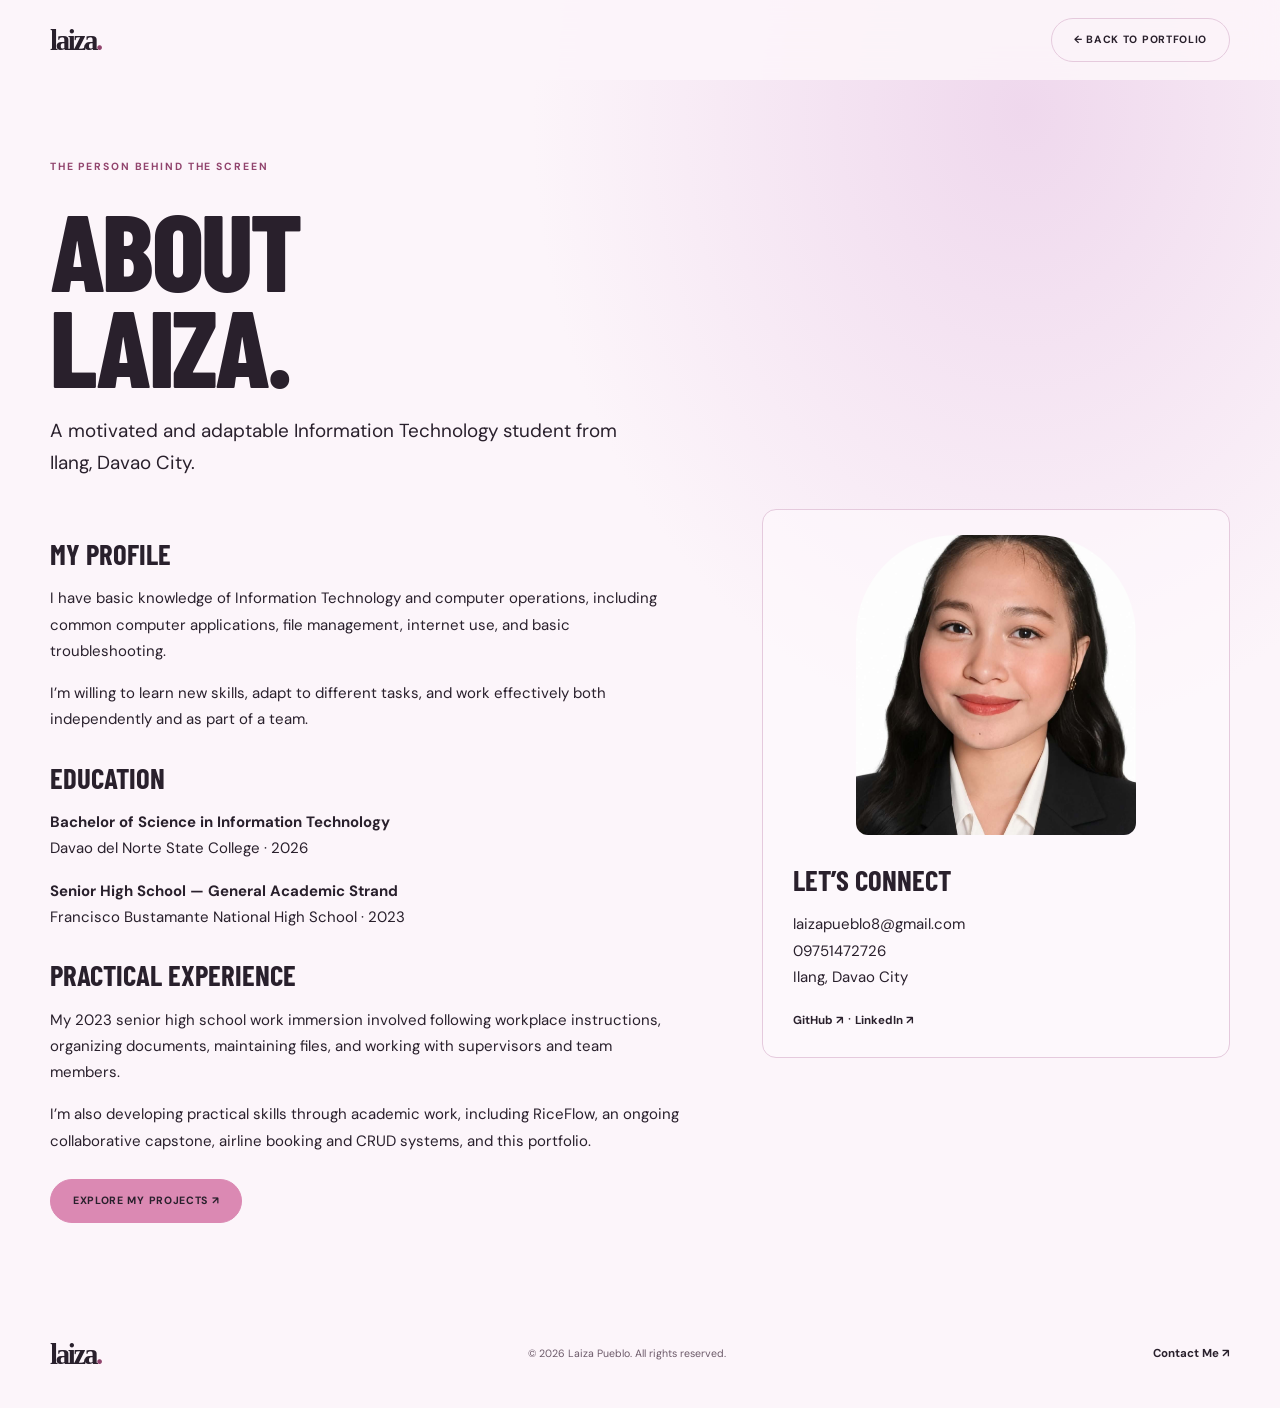
<file: about.html>
<!doctype html>
<html lang="en">
<head>
  <meta charset="UTF-8">
  <meta name="viewport" content="width=device-width, initial-scale=1">
  <meta name="description" content="Learn about Laiza Pueblo’s IT studies, practical experience, and career interests.">
  <meta name="theme-color" content="#db89b3">
  <title>About Laiza | Personal CV &amp; Portfolio</title>
  <link rel="icon" href="images/favicon.svg" type="image/svg+xml">
  <link rel="stylesheet" href="style.css">
  <link rel="canonical" href="https://laizapueblo.vercel.app/about.html">
</head>
<body>
  <a class="skip-link" href="#main">Skip to content</a>
  <header class="site-header"><div class="nav-wrap container"><a class="wordmark" href="index.html" aria-label="Laiza home">laiza<span>.</span></a><a class="button" href="index.html">← Back to Portfolio</a></div></header>
  <main id="main" class="container section about-page">
    <div class="section-heading"><p class="eyebrow">THE PERSON BEHIND THE SCREEN</p><h1>ABOUT<br><span>LAIZA.</span></h1><p class="lead">A motivated and adaptable Information Technology student from Ilang, Davao City.</p></div>
    <div class="about-grid"><div><h2>My profile</h2><p>I have basic knowledge of Information Technology and computer operations, including common computer applications, file management, internet use, and basic troubleshooting.</p><p>I’m willing to learn new skills, adapt to different tasks, and work effectively both independently and as part of a team.</p><h2>Education</h2><p><strong>Bachelor of Science in Information Technology</strong><br>Davao del Norte State College · 2026</p><p><strong>Senior High School — General Academic Strand</strong><br>Francisco Bustamante National High School · 2023</p><h2>Practical experience</h2><p>My 2023 senior high school work immersion involved following workplace instructions, organizing documents, maintaining files, and working with supervisors and team members.</p><p>I’m also developing practical skills through academic work, including RiceFlow, an ongoing collaborative capstone, airline booking and CRUD systems, and this portfolio.</p><a class="button primary" href="index.html#projects">Explore My Projects ↗</a></div><aside class="info-card"><img class="about-page-photo" src="images/profile.jpg" alt="Laiza Pueblo wearing a black blazer and white shirt" width="1087" height="1446"><h2>Let’s connect</h2><p><a href="mailto:laizapueblo8@gmail.com">laizapueblo8@gmail.com</a><br><a href="tel:+639751472726">09751472726</a><br>Ilang, Davao City</p><p><a class="text-link" href="https://github.com/pueblolaiza" target="_blank" rel="noopener noreferrer">GitHub ↗</a> · <a class="text-link" href="https://www.linkedin.com/in/laiza-pueblo-b051a9447/" target="_blank" rel="noopener noreferrer">LinkedIn ↗</a></p></aside></div>
  </main>
  <footer class="container footer"><a class="wordmark" href="index.html">laiza<span>.</span></a><p>© 2026 Laiza Pueblo. All rights reserved.</p><a class="text-link" href="index.html#contact">Contact Me ↗</a></footer>
</body>
</html>
</file>
<file: style.css>
@import url('https://fonts.googleapis.com/css2?family=Barlow+Condensed:wght@600;700;800&family=DM+Sans:wght@400;500;600;700&display=swap');

/* Rose editorial palette; darker accents keep small text readable. */
:root {
  --bg: #fcf5fa;
  --surface: #f5e6f0;
  --white: #fffafd;
  --ink: #29202c;
  --muted: #6c5a69;
  --brand: #db89b3;
  --accent: #91446d;
  --accent-soft: #efd1e3;
  --line: #e5cadd;
  --radius: 14px;
  --header-height: 80px;
  --shadow: 0 18px 45px #71365713;
}
* { box-sizing: border-box; }
html { scroll-behavior: smooth; scroll-padding-top: 104px; }
body { margin: 0; color: var(--ink); background: radial-gradient(ellipse at 80% 8%, #efd8ed 0, transparent 34%), var(--bg); font: 15px/1.75 'DM Sans', sans-serif; }
a { color: inherit; text-decoration: none; }
button { font: inherit; }
img { max-width: 100%; display: block; }
h1, h2, h3, p, figure { margin: 0; }
h1, h2, h3 { line-height: 1.15; }
p + p { margin-top: 16px; }
a:focus-visible, button:focus-visible { outline: 3px solid var(--accent); outline-offset: 5px; }
.container { width: min(1180px, calc(100% - 64px)); margin-inline: auto; }
.muted { color: var(--muted); }
.eyebrow { font-size: .65rem; letter-spacing: .18em; font-weight: 700; color: var(--accent); }
.section { padding-block: 78px; }
.tint { background: #f5e6f080; }
.section-heading { margin-bottom: 30px; }
.section-heading h2 { font: 700 clamp(2rem, 3.4vw, 3rem)/1.08 'Barlow Condensed', sans-serif; text-transform: uppercase; letter-spacing: -.015em; margin: 10px 0 15px; }
.section-heading > p:last-child { max-width: 600px; }
.skip-link { position: fixed; z-index: 100; background: white; padding: 12px; top: 8px; left: 8px; transform: translateY(-160%); }
.skip-link:focus { transform: none; }
.site-header { position: sticky; top: 0; z-index: 50; background: #fcf5faeb; backdrop-filter: blur(18px); transition: box-shadow .2s; }
.site-header.scrolled { box-shadow: 0 4px 25px #71365710; }
.nav-wrap { min-height: var(--header-height); display: flex; align-items: center; justify-content: space-between; gap: 25px; }
.wordmark { font-family: Georgia, serif; font-size: 1.8rem; font-weight: 700; letter-spacing: -.08em; }
.wordmark span { color: var(--accent); }
nav { display: flex; align-items: center; gap: 22px; }
nav a { font-size: .61rem; text-transform: uppercase; font-weight: 700; letter-spacing: .04em; padding: 12px 0; position: relative; }
nav a::after { content: ''; position: absolute; left: 0; bottom: 5px; height: 2px; width: 100%; background: var(--brand); transform: scaleX(0); transform-origin: left; transition: transform .2s; }
nav a:hover::after, nav a[aria-current]::after { transform: scaleX(1); }
nav a[aria-current] { color: var(--accent); }
nav a:last-child { border-radius: 30px; background: var(--ink); color: white; padding: 10px 20px; }
nav a:last-child::after { display: none; }
.menu-toggle { display: none; border: 1px solid var(--line); background: var(--white); color: var(--ink); border-radius: 8px; padding: 7px 12px; }
.menu-toggle[hidden] { display: none; }

/* Oversized headline and an original portrait, inspired by the supplied reference. */
.hero { display: grid; grid-template-columns: 1.15fr 1fr; position: relative; min-height: 640px; gap: 25px; padding-top: 48px; padding-bottom: 65px; align-items: center; }
.hero-copy { position: relative; z-index: 2; animation: enter .7s both; }
.hero .eyebrow { font-size: .65rem; letter-spacing: .23em; }
.small-line { display: none; }
h1 { font: 800 clamp(5.2rem, 8.5vw, 8.5rem)/.88 'Barlow Condensed', Impact, sans-serif; letter-spacing: -.025em; margin: 25px 0 22px; }
h1 > span:first-child { color: var(--accent); }
h1 .hero-period { color: var(--brand); }
.hero-role { font-weight: 700; font-size: .8rem; text-transform: uppercase; letter-spacing: .12em; }
.hero-intro { font-size: 1.05rem; font-weight: 500; margin-top: 18px; }
.hero-description { font-size: .86rem; max-width: 415px; margin-top: 11px; }
.actions { display: flex; flex-wrap: wrap; align-items: center; gap: 20px; margin-top: 25px; }
.button { display: inline-flex; justify-content: center; align-items: center; gap: 22px; border: 1px solid var(--line); border-radius: 30px; padding: 12px 22px; font-size: .66rem; text-transform: uppercase; letter-spacing: .065em; font-weight: 700; transition: transform .2s, background .2s, box-shadow .2s; }
.button:hover { transform: translateY(-3px); background: var(--accent-soft); box-shadow: var(--shadow); }
.button.primary { background: var(--brand); color: var(--ink); border-color: var(--brand); }
.button.primary:hover { background: #d17da8; }
.text-link { font-size: .72rem; font-weight: 700; padding-block: 5px; border-bottom: 1px solid transparent; }
.text-link:hover { border-color: currentColor; }
.hero-footnote { font-size: .48rem; letter-spacing: .1em; color: var(--muted); margin-top: 24px; }
.hero-footnote span { margin-inline: 6px; }
.portrait-composition { position: relative; align-self: stretch; display: flex; align-items: flex-end; justify-content: center; padding-top: 15px; isolation: isolate; animation: enter .9s .1s both; }
.portrait-outline { position: absolute; width: 94%; aspect-ratio: 1; background: linear-gradient(140deg, #dfb4d2, #edcfe7); border-radius: 50%; z-index: -1; top: 40px; right: -8px; overflow: hidden; }
.portrait-outline::after { content: ''; position: absolute; width: 107%; height: 62%; border: 1px solid #ffffffa0; border-radius: 50%; transform: rotate(-28deg); top: 36%; left: -8%; }
.portrait { width: 100%; max-width: 430px; position: relative; }
.portrait img { width: 100%; height: 510px; object-fit: cover; object-position: center 24%; border-radius: 48% 48% 12px 12px; border: 7px solid #ffffff80; box-shadow: 0 20px 45px #62334e12; }
.portrait figcaption { position: absolute; bottom: 22px; left: 22px; background: #fffbfded; padding: 9px 17px; border-radius: 6px; display: flex; flex-direction: column; box-shadow: var(--shadow); }
.portrait figcaption span:first-child { font-weight: 700; font-size: .8rem; }
.portrait figcaption span:last-child { font-size: .6rem; color: var(--muted); }
.portrait-note { position: absolute; right: -12px; bottom: 10px; max-width: 135px; font-family: Georgia, serif; font-style: italic; font-size: .85rem; line-height: 1.3; padding: 15px; background: var(--accent-soft); border-radius: 50% 50% 8px 8px; text-align: center; transform: rotate(-6deg); }
.portrait-note span { display: block; font-size: 1.3rem; margin-top: 4px; }
.spark { position: absolute; color: #fff; text-shadow: 0 0 2px #db89b3; z-index: 2; }
.spark-one { top: 18%; left: -4%; font-size: 2.5rem; }
.spark-two { top: 50%; right: -2%; font-size: 3rem; }
.scroll-cue { position: absolute; bottom: 18px; left: 0; font-size: .55rem; letter-spacing: .13em; color: var(--muted); display: flex; gap: 20px; align-items: center; }
.scroll-cue span { font-size: 1.4rem; }

/* Honest learning highlights in place of unverified client or employment statistics. */
.overview-strip { display: grid; grid-template-columns: repeat(4, minmax(0, 1fr)); background: #fffafdc9; border: 1px solid #fff; box-shadow: var(--shadow); border-radius: var(--radius); padding: 27px 0; margin-top: 20px; }
.overview-strip > div { text-align: center; padding: 0 12px; border-right: 1px solid var(--line); display: flex; align-items: center; flex-direction: column; }
.overview-strip > div:last-child { border: 0; }
.overview-strip > div > span { color: var(--accent); background: var(--accent-soft); width: 30px; height: 30px; line-height: 30px; border-radius: 50%; margin-bottom: 12px; font-size: .85rem; }
.overview-strip strong { font: 600 1.45rem/1.1 'Barlow Condensed', sans-serif; }
.overview-strip small { color: var(--muted); font-size: .47rem; letter-spacing: .06em; margin-top: 7px; }
.focus-section { padding-block: 48px 65px; }
.focus-section .section-heading { margin-bottom: 20px; }
.focus-section h2 { font-size: 1.6rem; }
.focus-grid { display: grid; grid-template-columns: repeat(4, minmax(0, 1fr)); gap: 17px; }
.focus-card { min-height: 320px; padding: 23px; border: 1px solid #e4c8db; background: linear-gradient(145deg, #f1dfea, #e7c7dd); border-radius: 12px; position: relative; overflow: hidden; transition: transform .25s, box-shadow .25s; }
.focus-card:nth-child(2) { background: linear-gradient(145deg, #f8eaf2, #e9c7dc); }
.focus-card:nth-child(3) { background: linear-gradient(145deg, #efd9e9, #dfb3ce); }
.focus-card:nth-child(4) { background: linear-gradient(145deg, #f5e5f0, #e3c8de); }
.focus-card:hover { transform: translateY(-6px); box-shadow: var(--shadow); }
.focus-card h3 { font: 700 1.38rem/1.05 'Barlow Condensed', sans-serif; }
.focus-card p { font-size: .69rem; line-height: 1.55; max-width: 160px; margin-top: 12px; }
.round-arrow { position: absolute; bottom: 20px; left: 20px; height: 33px; width: 33px; border-radius: 50%; display: grid; place-items: center; background: #fffbfd; color: var(--accent); box-shadow: 0 3px 10px #71365715; }
.focus-art { position: absolute; right: -6px; bottom: -7px; width: 66%; height: 155px; border-radius: 8px; box-shadow: -12px 12px 25px #6a35552c; transform: rotate(-9deg); transition: transform .3s; }
.focus-card:hover .focus-art { transform: rotate(-4deg) translateY(-5px); }
.code-art { background: #fff9fc; padding: 19px; display: flex; flex-direction: column; gap: 10px; font: .7rem/1.3 monospace; color: var(--accent); }
.code-art i { height: 5px; background: #ead5e3; width: 80%; }
.code-art i:nth-child(3) { width: 50%; background: var(--brand); }
.design-art { background: #d599bd; padding: 18px; transform: rotate(9deg); }
.design-art b { font: italic 1.7rem Georgia, serif; color: #44243a; }
.design-art > span { display: block; font-size: .48rem; letter-spacing: .15em; margin-top: 13px; }
.design-art i { position: absolute; right: 14px; bottom: 8px; font-size: 2.6rem; color: #fff6fb; }
.web-art { background: #fff7fc; border: 7px solid #39253b; height: 135px; width: 76%; bottom: 7px; transform: rotate(-6deg); padding: 10px; }
.web-art small { display: block; font-size: 5px; color: var(--accent); }
.web-art b { font: 700 1.5rem/.95 'Barlow Condensed', sans-serif; display: block; margin-top: 10px; color: var(--accent); }
.steps-art { background: #fffbfd; padding: 22px 14px; transform: rotate(8deg); display: flex; flex-direction: column; gap: 16px; }
.steps-art span { border-bottom: 1px solid var(--line); font-size: .53rem; font-weight: 700; padding-bottom: 7px; }

.about-grid { display: grid; grid-template-columns: 1.35fr 1fr; gap: 80px; }
.lead { font-size: 1.18rem; line-height: 1.7; }
.about-grid h3 { margin: 26px 0 15px; }
.info-card { background: #fffafd9c; border: 1px solid var(--line); padding: 25px 30px; border-radius: var(--radius); }
dl { margin: 16px 0 0; }
dl div { display: grid; grid-template-columns: 110px 1fr; gap: 12px; padding: 12px 0; border-bottom: 1px solid var(--line); }
dl div:last-child { border: 0; }
dt { font-size: .72rem; color: var(--muted); }
dd { margin: 0; font-size: .77rem; overflow-wrap: anywhere; }
.chips { display: flex; flex-wrap: wrap; gap: 7px; }
.chips span { background: #fffafd9c; border: 1px solid var(--line); border-radius: 5px; padding: 6px 10px; font-size: .68rem; line-height: 1.5; }
.objective { display: flex; align-items: flex-start; gap: 25px; border-top: 1px solid var(--line); margin-top: 40px; padding-top: 30px; }
.section-symbol { color: var(--accent); font-size: 2.5rem; line-height: 1; }
.objective p:last-child { font-size: .9rem; max-width: 930px; }
.timeline { border-left: 1px solid var(--line); margin-left: 7px; padding-left: 30px; }
.timeline-item { position: relative; padding: 0 0 32px 10px; }
.timeline-item:last-child { padding-bottom: 0; }
.timeline-dot { position: absolute; width: 12px; height: 12px; border: 3px solid var(--bg); background: var(--accent); border-radius: 50%; box-shadow: 0 0 0 1px var(--accent); left: -36px; top: 4px; }
.timeline-item h3 { margin: 10px 0; }
.timeline-item p { font-size: .86rem; }
.timeline-item .eyebrow { font-size: .62rem; }
.separator { margin-inline: 10px; color: var(--accent); }
.skills-grid, .achievement-grid { display: grid; grid-template-columns: repeat(3, minmax(0, 1fr)); gap: 20px; }
.skill-card, .achievement-card { background: #fffafda1; border: 1px solid var(--line); border-radius: var(--radius); padding: 27px; transition: transform .25s, box-shadow .25s; }
.skill-card:hover, .achievement-card:hover { transform: translateY(-5px); box-shadow: var(--shadow); }
.card-icon { display: grid; place-items: center; width: 44px; height: 44px; background: var(--accent-soft); color: var(--accent); border-radius: 10px; font-size: 1.4rem; margin-bottom: 20px; }
h3 { font-size: 1.1rem; }
.skill-card p { margin: 13px 0 20px; font-size: .82rem; }
.skill-card .skill-note { font-size: .65rem; color: var(--muted); margin: 20px 0 0; }
.heading-row { display: flex; align-items: flex-end; justify-content: space-between; gap: 25px; }
.heading-row > p { font-size: .8rem; margin-bottom: 15px; }
.projects-grid { display: grid; grid-template-columns: 1fr 1fr; gap: 25px; }
.project-card { border: 1px solid var(--line); border-radius: var(--radius); overflow: hidden; background: #fffafd; display: flex; flex-direction: column; transition: transform .25s, box-shadow .25s; }
.project-card:hover { transform: translateY(-5px); box-shadow: var(--shadow); }
.project-preview { background: #eac9df; height: 290px; padding: 35px 50px 0; position: relative; overflow: hidden; }
.mini-browser { border: 1px solid #cf9ebc; border-radius: 8px 8px 0 0; background: var(--bg); transform: rotate(-5deg); box-shadow: 0 10px 30px #71365722; transition: transform .3s; }
.project-card:hover .mini-browser { transform: rotate(-2deg) scale(1.03); }
.browser-dots { font-size: 7px; color: var(--accent); border-bottom: 1px solid var(--line); padding: 8px 12px; letter-spacing: 3px; }
.mini-content { display: flex; padding: 25px; align-items: center; justify-content: space-between; gap: 20px; }
.mini-content small { font-size: 6px; letter-spacing: .14em; }
.mini-content strong { display: block; font: 700 36px/.95 'Barlow Condensed', sans-serif; color: var(--accent); margin-top: 10px; text-transform: uppercase; }
.mini-content img { width: 110px; height: 150px; object-fit: cover; border-radius: 60px 60px 5px 5px; }
.mini-line { display: block; width: 65px; height: 3px; background: var(--line); margin-top: 15px; }
.mini-button { display: block; width: 40px; height: 12px; background: var(--brand); border-radius: 10px; margin-top: 10px; }
.preview-label { position: absolute; right: 20px; bottom: 13px; font-size: .5rem; letter-spacing: .17em; color: var(--accent); }
.project-body { padding: 28px; display: flex; flex-direction: column; flex: 1; }
.project-body h3 { margin: 10px 0 13px; font-size: 1.35rem; }
.project-body > .muted { font-size: .84rem; margin-bottom: 20px; }
.project-body .chips { margin-top: auto; }
.project-actions { display: flex; justify-content: space-between; gap: 15px; border-top: 1px solid var(--line); margin-top: 24px; padding-top: 15px; }
.pending { font-size: .65rem; color: var(--muted); margin-top: 13px; }
.empty-preview { display: flex; align-items: center; justify-content: center; flex-direction: column; padding: 25px; background: repeating-linear-gradient(135deg, #f4e4ef, #f4e4ef 12px, #f0ddeb 12px, #f0ddeb 13px); }
.empty-preview > span { color: var(--accent); font-size: 2.8rem; }
.empty-preview p { font-size: .8rem; color: var(--muted); }
.pending-links { font-size: .72rem; color: var(--muted); border-top: 1px solid var(--line); padding-top: 15px; margin-top: 24px; }
.pending-links p + p { margin-top: 5px; }
.github-banner { display: flex; align-items: center; justify-content: space-between; gap: 25px; padding: 28px; border: 1px solid var(--line); border-radius: var(--radius); margin-top: 25px; background: #fffafd80; }
.github-heading { display: flex; align-items: center; gap: 20px; }
.github-icon { width: 32px; height: 32px; flex-shrink: 0; color: var(--accent); }
.github-heading p { color: var(--muted); font-size: .8rem; margin-top: 4px; }
.github-banner .button { flex-shrink: 0; }
.achievement-card .eyebrow { font-size: .57rem; }
.achievement-card h3 { margin: 12px 0; font-size: 1rem; overflow-wrap: anywhere; }
.achievement-card p:last-child { font-size: .78rem; }
.experience-grid { display: grid; grid-template-columns: 1fr 1.2fr; gap: 80px; }
.experience-grid .section-heading { margin-bottom: 0; }
.experience-list article { display: flex; gap: 22px; padding: 23px 0; border-bottom: 1px solid var(--line); }
.experience-list article:first-child { padding-top: 0; }
.experience-list article > span { color: var(--accent); background: var(--accent-soft); border-radius: 50%; font-size: .65rem; width: 32px; height: 32px; display: grid; place-items: center; flex-shrink: 0; }
.experience-list p { font-size: .84rem; margin-top: 10px; }
.contact-section { width: min(1240px, calc(100% - 40px)); margin-inline: auto; border: 1px solid #e4b7d3; background: radial-gradient(ellipse at 90% 25%, #f7e5f1, transparent 55%), linear-gradient(120deg, #dfb1ce, #edcedf); border-radius: 20px; padding: 65px 0; position: relative; }
.contact-inner { text-align: center; }
.contact-inner h2 { font: 700 clamp(2.7rem, 5vw, 4.7rem)/1 'Barlow Condensed', sans-serif; margin: 20px 0; }
.contact-inner h2 span { color: var(--accent); }
.contact-inner > p:not(.eyebrow) { font-size: .9rem; color: #584251; }
.contact-links { display: grid; grid-template-columns: repeat(2, minmax(0, 1fr)); gap: 14px; margin-top: 35px; }
.contact-item { display: flex; text-align: left; align-items: center; gap: 15px; padding: 20px; border-radius: 10px; border: 1px solid #d8a9c6; background: #fffafd99; overflow-wrap: anywhere; }
.contact-item > span { font-size: 1.4rem; color: var(--accent); }
.contact-item div { display: flex; flex-direction: column; font-size: .75rem; }
.contact-label { color: var(--accent); font-size: .55rem; letter-spacing: .15em; font-weight: 700; margin-bottom: 4px; }
a.contact-item { transition: transform .2s, background .2s; }
a.contact-item:hover { transform: translateY(-3px); background: var(--white); }
.contact-item .linkedin-icon { font-size: 1rem; font-weight: 700; }
.footer { padding-block: 28px; display: flex; justify-content: space-between; align-items: center; gap: 20px; }
.footer p, .footer > div { font-size: .66rem; color: var(--muted); }
.footer > div { display: flex; gap: 20px; }
.footer a:hover { color: var(--accent); }
.js-motion .reveal { opacity: 0; transform: translateY(20px); transition: opacity .6s, transform .6s; }
.js-motion .reveal.visible { opacity: 1; transform: none; }
@keyframes enter { from { opacity: 0; transform: translateY(18px); } to { opacity: 1; transform: none; } }

@media (max-width: 1100px) {
  nav { gap: 14px; }
  .hero { min-height: 610px; }
  h1 { font-size: 7rem; }
  .portrait img { height: 470px; }
  .focus-card { padding: 20px; }
  .focus-card h3 { font-size: 1.25rem; }
  .about-grid, .experience-grid { gap: 40px; }
  .project-preview { padding-inline: 30px; }
  .contact-item { padding: 16px; gap: 10px; }
}
@media (max-width: 900px) {
  :root { --header-height: 72px; }
  .nav-wrap { flex-wrap: wrap; gap: 0; padding-block: 14px; }
  .menu-toggle:not([hidden]) { display: inline-flex; gap: 8px; align-items: center; }
  nav { width: 100%; display: grid; grid-template-columns: repeat(4, 1fr); gap: 8px 20px; padding-top: 15px; }
  .js-nav nav { display: none; }
  .js-nav nav.is-open { display: grid; }
  nav a { font-size: .7rem; }
  nav a:last-child { text-align: center; padding: 10px; }
  .hero { min-height: 600px; gap: 15px; padding-top: 35px; }
  h1 { font-size: 6rem; }
  .hero .eyebrow { font-size: .56rem; }
  .hero-description { font-size: .8rem; }
  .hero-role { font-size: .7rem; }
  .portrait img { height: 425px; }
  .portrait-composition { align-self: center; }
  .portrait-outline { top: 10px; }
  .portrait-note { right: -8px; bottom: -18px; font-size: .7rem; max-width: 115px; }
  .actions { gap: 12px; }
  .button { padding: 11px 17px; }
  .hero-footnote { max-width: 300px; }
  .overview-strip strong { font-size: 1.2rem; }
  .overview-strip small { font-size: .41rem; }
  .focus-grid { grid-template-columns: repeat(2, minmax(0, 1fr)); }
  .focus-card { min-height: 300px; }
  .focus-art { max-width: 190px; }
  .skills-grid { grid-template-columns: 1fr 1fr; }
  .skill-card:last-child { grid-column: auto; }
  .achievement-grid { gap: 14px; }
  .achievement-card { padding: 20px; }
  .mini-content { padding: 20px; gap: 12px; }
  .mini-content img { width: 85px; height: 135px; }
  .project-preview { height: 260px; }
  .github-heading p { max-width: 240px; }
  .contact-links { grid-template-columns: 1fr; max-width: 500px; margin-inline: auto; }
  .section { padding-block: 65px; }
}
@media (max-width: 650px) {
  .container { width: calc(100% - 36px); }
  .hero { grid-template-columns: 1fr; padding-top: 35px; padding-bottom: 60px; gap: 30px; }
  h1 { font-size: clamp(5.1rem, 19vw, 7.5rem); }
  .hero-copy { max-width: 480px; }
  .hero .eyebrow { font-size: .58rem; }
  .hero-role { font-size: .74rem; }
  .hero-intro { font-size: 1rem; }
  .hero-description { font-size: .85rem; }
  .hero-footnote { max-width: none; font-size: .46rem; }
  .portrait-composition { width: min(340px, 92%); margin-inline: auto; }
  .portrait img { height: 390px; }
  .portrait-outline { width: 105%; right: -5%; }
  .spark-one { left: -3%; }
  .spark-two { right: -2%; }
  .portrait-note { bottom: -10px; right: -8px; }
  .scroll-cue { bottom: 9px; }
  .overview-strip { grid-template-columns: 1fr 1fr; padding: 10px 0; gap: 0; margin-top: 15px; }
  .overview-strip > div { padding: 20px 10px; }
  .overview-strip > div:nth-child(2) { border-right: 0; }
  .overview-strip > div:nth-child(-n+2) { border-bottom: 1px solid var(--line); }
  .overview-strip strong { font-size: 1.3rem; }
  .overview-strip small { font-size: .43rem; }
  .focus-section { padding-block: 35px 50px; }
  .focus-grid { gap: 12px; }
  .focus-card { min-height: 290px; padding: 17px; }
  .focus-card h3 { font-size: 1.25rem; }
  .focus-card p { font-size: .63rem; }
  .focus-art { height: 125px; width: 73%; }
  .code-art { padding: 15px; gap: 8px; font-size: .58rem; }
  .design-art { padding: 15px; }
  .design-art b { font-size: 1.5rem; }
  .design-art > span { font-size: .4rem; }
  .web-art { width: 80%; height: 120px; }
  .web-art b { font-size: 1.3rem; }
  .steps-art { padding: 15px 10px; gap: 10px; }
  .steps-art span { font-size: .43rem; }
  .round-arrow { left: 14px; bottom: 15px; width: 29px; height: 29px; }
  .section { padding-block: 52px; }
  .section-heading h2 { font-size: 2.3rem; }
  .about-grid, .experience-grid, .skills-grid, .projects-grid, .achievement-grid { grid-template-columns: 1fr; gap: 24px; }
  .skill-card:last-child { grid-column: auto; }
  .lead { font-size: 1.08rem; }
  .info-card { padding: 23px; }
  dl div { grid-template-columns: 95px 1fr; }
  .objective { gap: 15px; }
  .objective p:last-child { font-size: .85rem; }
  .heading-row { display: block; }
  .heading-row > p { margin-bottom: 0; }
  .project-preview { height: 280px; padding: 30px 35px 0; }
  .mini-content { padding: 25px; }
  .mini-content img { width: 100px; height: 150px; }
  .github-banner { flex-direction: column; align-items: flex-start; padding: 23px; gap: 20px; }
  .github-heading { gap: 15px; }
  .github-heading p { max-width: none; }
  .contact-section { width: calc(100% - 20px); padding-block: 45px; }
  .contact-inner h2 { font-size: 2.9rem; }
  .contact-inner > p:not(.eyebrow) { font-size: .83rem; }
  .footer { flex-wrap: wrap; gap: 15px; }
  .footer p { font-size: .59rem; }
  .footer > div { width: 100%; padding-top: 15px; border-top: 1px solid var(--line); justify-content: space-between; }
  nav { grid-template-columns: 1fr 1fr; padding-bottom: 8px; }
}
@media (prefers-reduced-motion: reduce) {
  html { scroll-behavior: auto; }
  *, *::before, *::after { animation: none !important; transition: none !important; }
  .js-motion .reveal { opacity: 1; transform: none; }
}

.experience-details { margin: 14px 0 0; padding-left: 18px; font-size: .84rem; }
.experience-details li + li { margin-top: 7px; }
.info-card a:hover { color: var(--accent); text-decoration: underline; }

.screenshot-preview { display: grid; place-items: center; height: auto; min-height: 290px; padding: 25px; background: var(--accent-soft); }
.project-screenshot { width: 100%; position: relative; overflow: hidden; border-radius: 8px; box-shadow: var(--shadow); background: #fff; }
.project-screenshot img { position: absolute; width: 343.077%; max-width: none; height: auto; left: -9.67%; }
.airline-shot { aspect-ratio: 455 / 297; }
.airline-shot img { top: -33.333%; }
.crud-shot { aspect-ratio: 455 / 264; }
.crud-shot img { top: -190.152%; }

/* Project evidence and academic previews. */
.capstone-card { grid-column: 1 / -1; }
.capstone-card .project-body { padding: 30px; }
.capstone-card h3 { font-size: 2rem; }
.project-subtitle { font-weight: 600; margin-bottom: 16px; max-width: 850px; }
.capstone-card .chips { margin-top: 0; }
.project-details { margin-top: 22px; border-top: 1px solid var(--line); padding-top: 18px; font-size: .84rem; }
.project-details summary { cursor: pointer; font-weight: 700; color: var(--accent); }
.project-details summary:focus-visible { outline: 3px solid var(--accent); outline-offset: 5px; }
.project-details p { margin-top: 12px; }
.project-details ul { padding-left: 22px; }
.project-details li + li { margin-top: 6px; }
.academic-preview { display: grid; place-items: center; padding: 30px 45px; }
.academic-window { width: 100%; background: var(--bg); border: 1px solid #cf9ebc; border-radius: 9px; padding: 16px 23px 22px; box-shadow: 0 15px 30px #71365722; transform: rotate(-4deg); transition: transform .25s; }
.project-card:hover .academic-window { transform: rotate(-1deg) translateY(-3px); }
.academic-window-bar { display: block; color: var(--accent); font-size: 7px; letter-spacing: 3px; border-bottom: 1px solid var(--line); padding-bottom: 8px; margin-bottom: 15px; }
.academic-icon { color: var(--accent); font-size: 1.4rem; }
.academic-window strong { display: block; color: var(--accent); font: 700 2.4rem/.95 'Barlow Condensed', sans-serif; }
.academic-caption { display: block; color: var(--muted); font-size: .62rem; margin-top: 12px; }
.crud-preview { background: #ebd9ea; }
.creative-preview { background: #f2dce6; }
.contact-inner .contact-location { color: var(--accent); font-size: .8rem; margin-top: 18px; }
@media (max-width: 650px) {
  .capstone-card .project-body { padding: 23px; }
  .academic-preview { padding: 30px; }
  .academic-window strong { font-size: 2rem; }
}
/* Rose capstone presentation: only the dashboard portion of the supplied image is shown. */
.riceflow-preview { display: grid; grid-template-columns: minmax(220px, 320px) 1fr; align-items: center; gap: 70px; padding: 45px 65px; background: radial-gradient(circle at 80% 20%, #fff7fc 0, transparent 46%), linear-gradient(120deg, #e5b5cf, #f5e2ee); overflow: hidden; }
.riceflow-phone { position: relative; width: 100%; aspect-ratio: 404 / 738; overflow: hidden; border-radius: 26px; box-shadow: 0 18px 40px #71365725; background: #fffaf7; }
.riceflow-phone img { position: absolute; width: 348.515%; max-width: none; height: auto; left: -9.406%; top: -3px; }
.riceflow-preview-copy { min-width: 0; }
.riceflow-leaf { display: block; color: var(--accent); font-size: 3.4rem; line-height: 1; margin-top: 22px; }
.riceflow-preview-copy > strong { display: block; font: 700 clamp(3.5rem, 6vw, 6rem)/1 'Barlow Condensed', sans-serif; letter-spacing: -.02em; color: var(--accent); margin-top: 15px; }
.riceflow-preview-copy > p:not(.eyebrow) { font-size: 1.2rem; line-height: 1.6; margin-top: 22px; }
.riceflow-preview-tag { display: inline-block; margin-top: 25px; font-size: .63rem; letter-spacing: .12em; border: 1px solid #ce9fbc; border-radius: 25px; padding: 8px 15px; }
.riceflow-preview-copy small { display: block; font-size: .68rem; margin-top: 17px; color: var(--muted); }
.chips > span { display: inline-flex; align-items: center; gap: 7px; }
.tool-icon { width: 18px; height: 18px; flex-shrink: 0; color: var(--accent); }
.chips .app-letter { display: inline-grid; place-items: center; width: 19px; height: 20px; padding: 0; border: 0; border-radius: 3px; background: var(--accent); color: #fff; font-size: .63rem; font-weight: 700; line-height: 1; }
.certificate-preview { display: block; border: 1px solid var(--line); border-radius: 8px; overflow: hidden; margin-bottom: 22px; background: #fff; }
.certificate-preview img { width: 100%; height: auto; }
.certificate-preview:hover { box-shadow: var(--shadow); }
.certificate-date { font-size: .73rem; color: var(--muted); margin-top: 14px; }
.certificate-card > .text-link { display: inline-flex; align-items: center; gap: 10px; margin-top: 12px; }
.file-label { font-size: .55rem; padding: 2px 6px; border: 1px solid var(--line); border-radius: 4px; }
.upcoming-card { display: flex; flex-direction: column; align-items: flex-start; }
.upcoming-label { display: inline-block; background: var(--accent-soft); color: var(--accent); border-radius: 20px; font-size: .65rem; padding: 6px 12px; margin-top: 24px; }
@media (max-width: 900px) {
  .riceflow-preview { grid-template-columns: minmax(180px, 250px) 1fr; gap: 35px; padding: 35px; }
  .riceflow-preview-copy > strong { font-size: 3.6rem; }
  .riceflow-preview-copy > p:not(.eyebrow) { font-size: 1rem; }
}
@media (max-width: 650px) {
  .riceflow-preview { grid-template-columns: 1fr; gap: 30px; padding: 30px 24px; }
  .riceflow-phone { width: min(250px, 100%); margin-inline: auto; border-radius: 23px; }
  .riceflow-preview-copy { text-align: center; }
  .riceflow-leaf { display: none; }
  .riceflow-preview-copy > strong { font-size: 3.5rem; }
  .riceflow-preview-copy > p:not(.eyebrow) { margin-top: 15px; }
}

/* Public GitHub profile data, loaded without credentials. */
.github-live-panel { display: flex; flex-wrap: wrap; align-items: center; justify-content: space-between; gap: 25px; margin-top: 22px; padding: 28px; border: 1px solid var(--line); background: #fffafd99; border-radius: var(--radius); }
.github-live-panel h3 { margin: 7px 0 10px; }
.github-live-panel .muted { font-size: .75rem; }
.github-live-stats { display: flex; gap: 35px; }
.github-live-stats[hidden], [data-profile-retry][hidden] { display: none; }
.github-live-stats > div { display: flex; flex-direction: column; text-align: center; }
.github-live-stats strong { font: 700 2.4rem/1.1 'Barlow Condensed', sans-serif; color: var(--accent); }
.github-live-stats span { font-size: .65rem; color: var(--muted); }
.about-page h2 { font: 700 1.8rem/1.2 'Barlow Condensed', sans-serif; text-transform: uppercase; margin: 28px 0 14px; }
.about-page .info-card { align-self: start; }
.about-page-photo { width: min(100%, 280px); height: 300px; object-fit: cover; object-position: center 25%; border-radius: 100px 100px 12px 12px; margin: 0 auto 25px; }
.about-page .button { margin-top: 25px; }
@media (max-width: 650px) { .github-live-panel { padding: 23px; } .github-live-stats { width: 100%; justify-content: flex-start; } }
</file>
